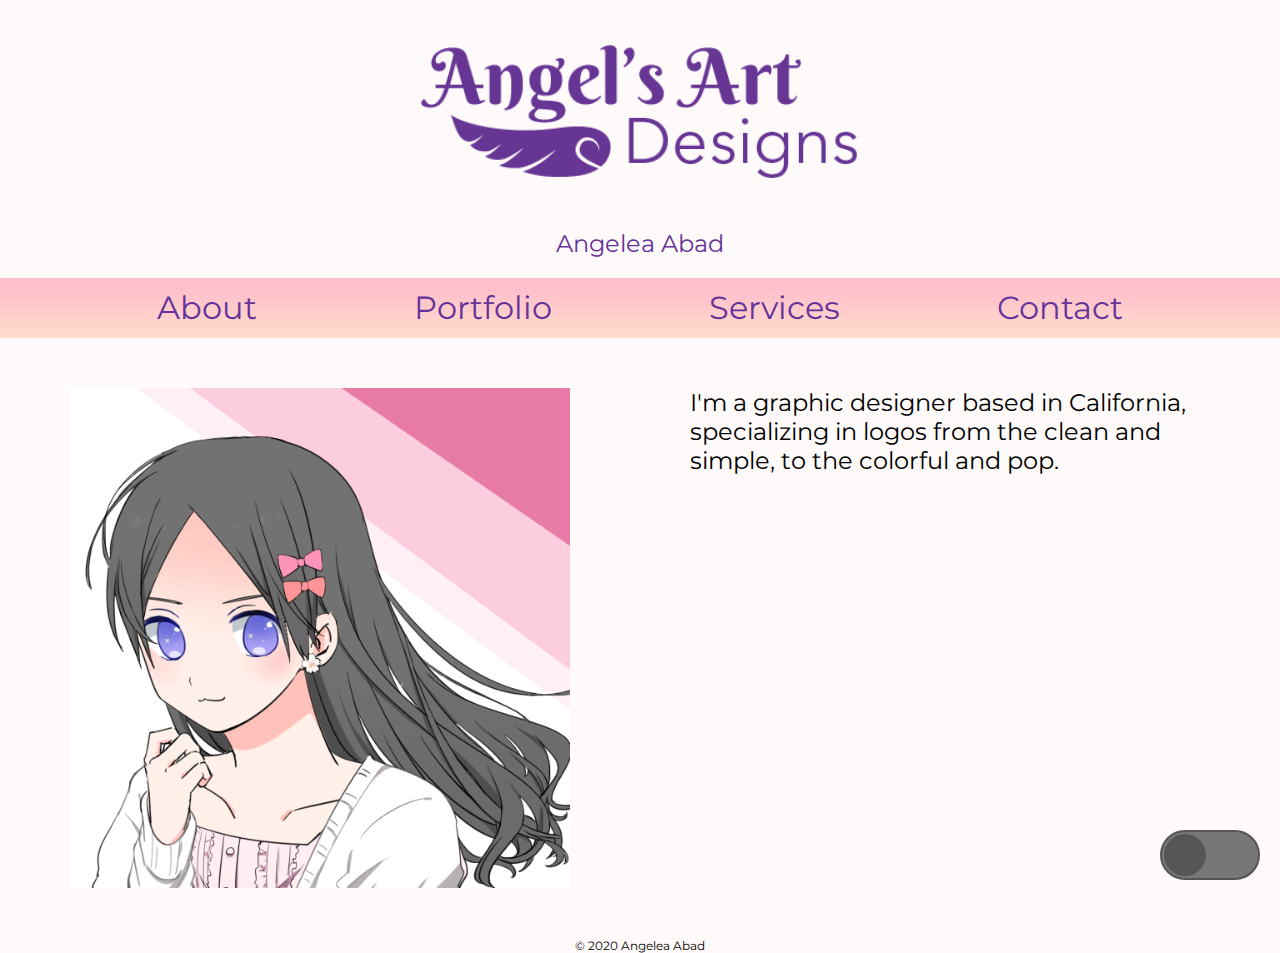
<file: index.html>
<!DOCTYPE html>
<html lang="en">

<head>
    <meta charset="UTF-8">
    <meta name="viewport" content="width=device-width, initial-scale=1.0">
    <title>Angelea Abad</title>
    <link rel="stylesheet" href="mystyle.css">
</head>

<body>
    <header>
        <div>
            <img src="Placeholders/letterfont logo.png" alt="Logo">
        </div>
        <div>
            <p id="name">Angelea Abad</p>
        </div>
    </header>
    <nav>
        <div><a href="about.html">About</a></div>
        <div><a href="portfolio.html">Portfolio</a></div>
        <div><a href="services.html">Services</a></div>
        <div><a href="contact.html">Contact</a></div>
    </nav>
    <article>
        <div><img src="Placeholders/download20191201011549.png" id="photo"></div>
        <div id="about">
            <p>I'm a graphic designer based in California, specializing in logos from the clean and simple, to the colorful and pop.</p>
    </article>
    <div class="toggle">
        <input type="checkbox" id="toggle" />
        <label for="toggle"></label>
    </div>
    <footer>© 2020 Angelea Abad</footer>
    <script src="lightdark.js"></script>
</body>

</html>
</file>
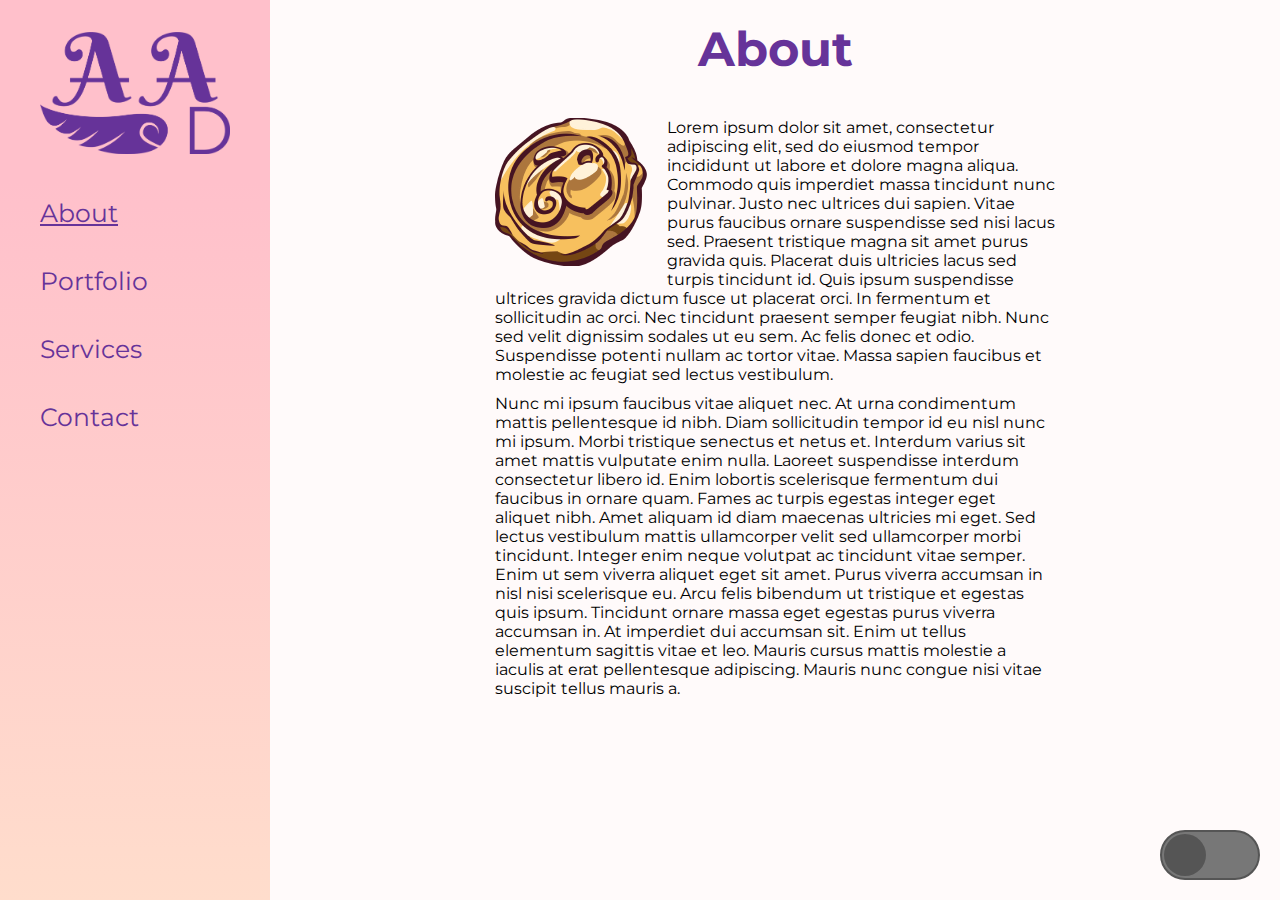
<file: about.html>
<!DOCTYPE html>
<html lang="en">

<head>
    <meta charset="UTF-8">
    <meta name="viewport" content="width=device-width, initial-scale=1.0">
    <title>About - Angelea Abad</title>
    <link rel="stylesheet" href="aboutstyle.css">
</head>

<body>
    <nav>
        <div class="sidenav">
            <a href="index.html"><img src="Placeholders/initials logo.png" alt="logo" id="logo"></a>
            <a href="about.html"><u>About</u></a>
            <a href="portfolio.html">Portfolio</a>
            <a href="services.html">Services</a>
            <a href="contact.html">Contact</a></div>
    </nav>
    <article>
        <h1>About</h1>
        <div class="main">
            <p><img src="Placeholders/img352616_l.png" alt="photo" class="photo"> Lorem ipsum dolor sit amet, consectetur adipiscing elit, sed do eiusmod tempor incididunt ut labore et dolore magna aliqua. Commodo quis imperdiet massa tincidunt nunc pulvinar.
                Justo nec ultrices dui sapien. Vitae purus faucibus ornare suspendisse sed nisi lacus sed. Praesent tristique magna sit amet purus gravida quis. Placerat duis ultricies lacus sed turpis tincidunt id. Quis ipsum suspendisse ultrices gravida
                dictum fusce ut placerat orci. In fermentum et sollicitudin ac orci. Nec tincidunt praesent semper feugiat nibh. Nunc sed velit dignissim sodales ut eu sem. Ac felis donec et odio. Suspendisse potenti nullam ac tortor vitae. Massa sapien
                faucibus et molestie ac feugiat sed lectus vestibulum.</p>

            <p>Nunc mi ipsum faucibus vitae aliquet nec. At urna condimentum mattis pellentesque id nibh. Diam sollicitudin tempor id eu nisl nunc mi ipsum. Morbi tristique senectus et netus et. Interdum varius sit amet mattis vulputate enim nulla. Laoreet
                suspendisse interdum consectetur libero id. Enim lobortis scelerisque fermentum dui faucibus in ornare quam. Fames ac turpis egestas integer eget aliquet nibh. Amet aliquam id diam maecenas ultricies mi eget. Sed lectus vestibulum mattis
                ullamcorper velit sed ullamcorper morbi tincidunt. Integer enim neque volutpat ac tincidunt vitae semper. Enim ut sem viverra aliquet eget sit amet. Purus viverra accumsan in nisl nisi scelerisque eu. Arcu felis bibendum ut tristique et
                egestas quis ipsum. Tincidunt ornare massa eget egestas purus viverra accumsan in. At imperdiet dui accumsan sit. Enim ut tellus elementum sagittis vitae et leo. Mauris cursus mattis molestie a iaculis at erat pellentesque adipiscing.
                Mauris nunc congue nisi vitae suscipit tellus mauris a.</p>
        </div>
    </article>
    <div class="toggle">
        <input type="checkbox" id="toggle" />
        <label for="toggle"></label>
    </div>
    <script src="lightdark.js"></script>
</body>

</html>
</file>
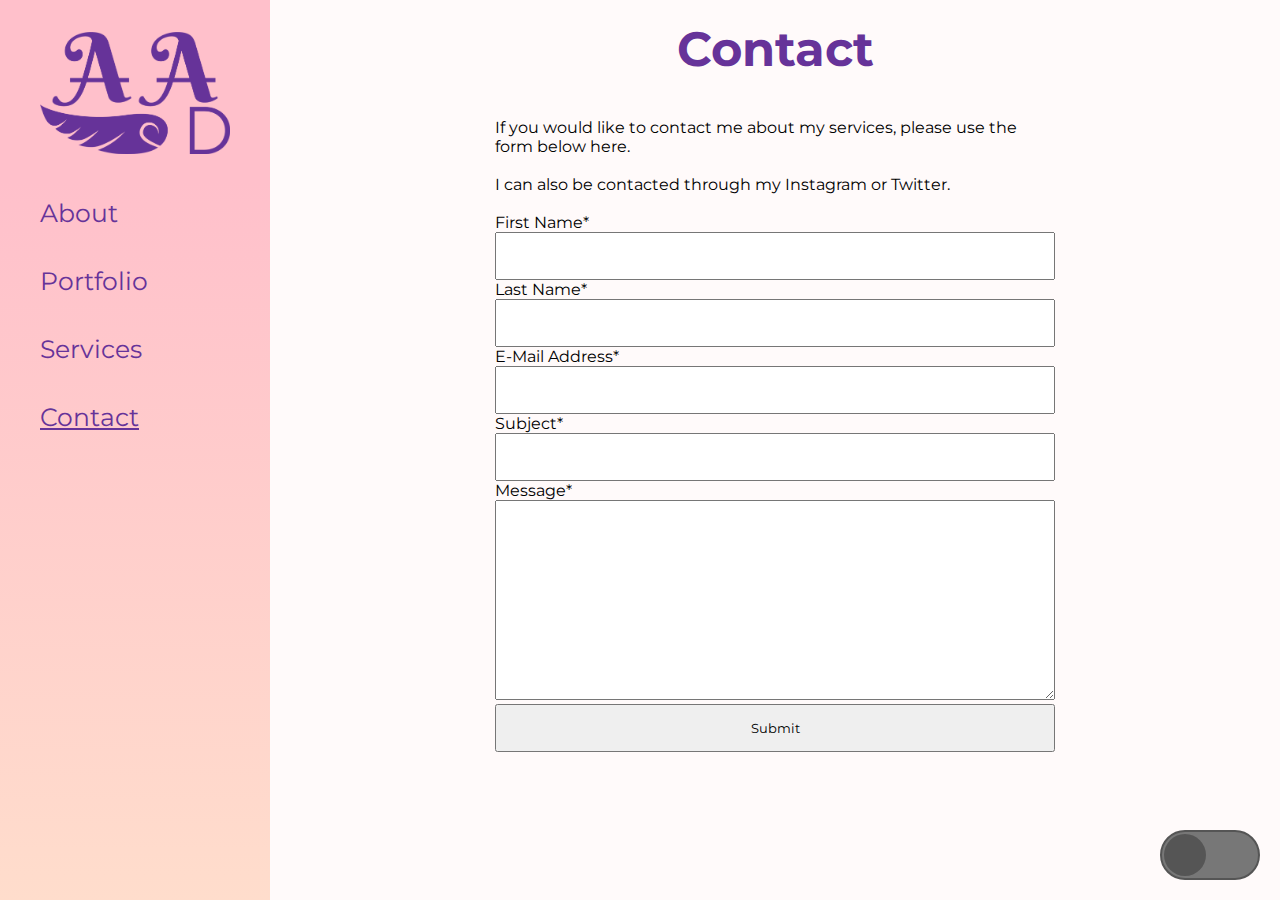
<file: contact.html>
<!DOCTYPE html>
<html lang="en">

<head>
    <meta charset="UTF-8">
    <meta name="viewport" content="width=device-width, initial-scale=1.0">
    <title>Contact - Angelea Abad</title>
    <link rel="stylesheet" href="contactstyle.css">
</head>

<body>
    <nav>
        <div class="sidenav">
            <a href="index.html"><img src="Placeholders/initials logo.png" alt="logo" id="logo"></a>
            <a href="about.html">About</a>
            <a href="portfolio.html">Portfolio</a>
            <a href="services.html">Services</a>
            <a href="contact.html"><u>Contact</u></a></div>
    </nav>
    <article>
        <h1>Contact</h1>
        <div class="main">
            <p>If you would like to contact me about my services, please use the form below here.</p><br>
            <p>I can also be contacted through my Instagram or Twitter.</p>
            <br>
            <form>
                <label for="fname">First Name*</label>
                <input type="text" id="fname" name="fname" required>
                <label for="lname">Last Name*</label>
                <input type="text" id="lname" name="lname" required>
                <label for="email">E-Mail Address*</label>
                <input type="text" name="email" id="email" required>
                <label for="subject">Subject*</label>
                <input type="text" name="subject" id="subject" required>
                <label for="message">Message*</label><br>
                <textarea class="message" id="message" required></textarea>
                <input type="submit" value="Submit">
            </form>
        </div>
        <div class="toggle">
            <input type="checkbox" id="toggle" />
            <label for="toggle"></label>
        </div>
    </article>
    <script src="lightdark.js"></script>
</body>

</html>
</file>
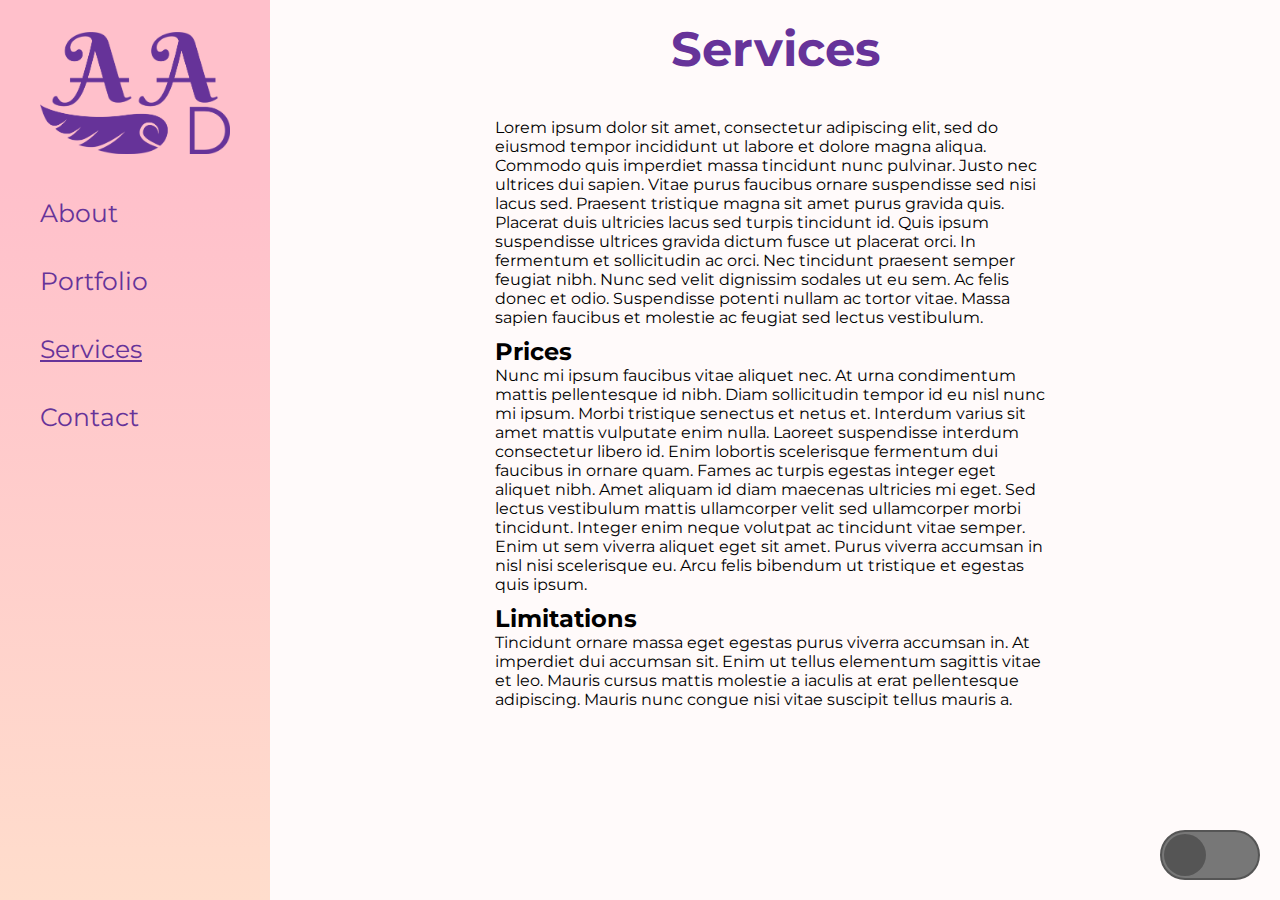
<file: services.html>
<!DOCTYPE html>
<html lang="en">

<head>
    <meta charset="UTF-8">
    <meta name="viewport" content="width=device-width, initial-scale=1.0">
    <title>Services - Angelea Abad</title>
    <link rel="stylesheet" href="servicesstyle.css">
</head>

<body>
    <nav>
        <div class="sidenav">
            <a href="index.html"><img src="Placeholders/initials logo.png" alt="logo" id="logo"></a>
            <a href="about.html">About</a>
            <a href="portfolio.html">Portfolio</a>
            <a href="services.html"><u>Services</u></a>
            <a href="contact.html">Contact</a></div>
    </nav>
    <article>
        <h1>Services</h1>
        <div class="main">
            <p>Lorem ipsum dolor sit amet, consectetur adipiscing elit, sed do eiusmod tempor incididunt ut labore et dolore magna aliqua. Commodo quis imperdiet massa tincidunt nunc pulvinar. Justo nec ultrices dui sapien. Vitae purus faucibus ornare suspendisse
                sed nisi lacus sed. Praesent tristique magna sit amet purus gravida quis. Placerat duis ultricies lacus sed turpis tincidunt id. Quis ipsum suspendisse ultrices gravida dictum fusce ut placerat orci. In fermentum et sollicitudin ac orci.
                Nec tincidunt praesent semper feugiat nibh. Nunc sed velit dignissim sodales ut eu sem. Ac felis donec et odio. Suspendisse potenti nullam ac tortor vitae. Massa sapien faucibus et molestie ac feugiat sed lectus vestibulum.</p>
            <h2>Prices</h2>
            <p>Nunc mi ipsum faucibus vitae aliquet nec. At urna condimentum mattis pellentesque id nibh. Diam sollicitudin tempor id eu nisl nunc mi ipsum. Morbi tristique senectus et netus et. Interdum varius sit amet mattis vulputate enim nulla. Laoreet
                suspendisse interdum consectetur libero id. Enim lobortis scelerisque fermentum dui faucibus in ornare quam. Fames ac turpis egestas integer eget aliquet nibh. Amet aliquam id diam maecenas ultricies mi eget. Sed lectus vestibulum mattis
                ullamcorper velit sed ullamcorper morbi tincidunt. Integer enim neque volutpat ac tincidunt vitae semper. Enim ut sem viverra aliquet eget sit amet. Purus viverra accumsan in nisl nisi scelerisque eu. Arcu felis bibendum ut tristique et
                egestas quis ipsum.</p>
            <h2>Limitations</h2>
            <p>Tincidunt ornare massa eget egestas purus viverra accumsan in. At imperdiet dui accumsan sit. Enim ut tellus elementum sagittis vitae et leo. Mauris cursus mattis molestie a iaculis at erat pellentesque adipiscing. Mauris nunc congue nisi
                vitae suscipit tellus mauris a.</p>
        </div>
    </article>
    <div class="toggle">
        <input type="checkbox" id="toggle" />
        <label for="toggle"></label>
    </div>
    <script src="lightdark.js"></script>
</body>

</html>
</file>
<file: mystyle.css>
@import url('https://fonts.googleapis.com/css2?family=Montserrat:ital,wght@0,300;0,400;0,500;0,700;1,300;1,400;1,500;1,700&display=swap');
* {
    margin: 0;
    padding: 0;
    box-sizing: border-box;
    font-family: 'Montserrat', sans-serif;
}

body {
    background-color: snow;
}

header {
    height: auto;
}

header div {
    color: rebeccapurple;
    display: flex;
    justify-content: center;
}

header img {
    padding: 30px;
    width: 500px;
}

header p {
    font-size: 24px;
    padding: 20px;
}

nav {
    display: flex;
    flex-direction: row;
    background: linear-gradient(to bottom, pink 20%, #ffddcc 100%);
    justify-content: space-evenly;
}

nav div {
    text-align: center;
    height: 60px;
    padding-top: 10px;
}

nav div a {
    text-decoration: none;
    color: rebeccapurple;
    font-size: 2em;
}

nav div a:hover {
    color: green
}

article {
    display: flex;
    flex-direction: row;
    justify-content: center;
}

article div {
    width: 600px;
    margin: 50px;
    font-size: 24px;
}

#photo {
    display: block;
    margin-left: auto;
    margin-right: auto;
    width: 500px;
}

.toggle input[type='checkbox'] {
    display: none;
}

.toggle label {
    right: 20px;
    bottom: 20px;
    background-color: #777;
    border: 2px solid #555;
    border-radius: 50px;
    cursor: pointer;
    display: inline-block;
    position: absolute;
    transition: all ease-in-out 0.3s;
    width: 100px;
    height: 50px;
}

.toggle label::after {
    background-color: #555;
    border-radius: 50%;
    content: ' ';
    cursor: pointer;
    display: inline-block;
    position: absolute;
    left: 2px;
    top: 2px;
    transition: all ease-in-out 0.3s;
    width: 42px;
    height: 42px;
}

.toggle input[type='checkbox']:checked~label {
    background-color: #00a0fc;
    border-color: #006dc9;
}

.toggle input[type='checkbox']:checked~label::after {
    background-color: #0054b0;
    transform: translateX(50px);
}


/*Dark Theme Components*/

body.dark-theme {
    background-color: #222222;
}

body.dark-theme p,
body.dark-theme footer {
    color: #ddd;
}

footer {
    display: fixed;
    text-align: center;
    font-size: 12px;
}

@media screen and (max-width: 800px) {
    nav div {
        padding-top: 15px;
    }
    nav div a {
        font-size: 1.5em;
    }
    article {
        display: block;
        flex-direction: column;
        align-content: center;
    }
    article div {
        width: auto;
        margin-left: 20px;
        margin-right: 20px;
    }
    #photo {
        display: block;
        margin-left: auto;
        margin-right: auto;
        width: 480px;
    }
}
</file>
<file: aboutstyle.css>
@import url('https://fonts.googleapis.com/css2?family=Montserrat:ital,wght@0,300;0,400;0,500;0,700;1,300;1,400;1,500;1,700&display=swap');
* {
    margin: 0;
    padding: 0;
    box-sizing: border-box;
    font-family: 'Montserrat', sans-serif;
}

body {
    background-color: snow;
}

#logo {
    width: 190px;
}

body {
    display: flex;
    flex-direction: column;
    justify-content: space-between;
    height: 100%;
}

.sidenav {
    width: 270px;
    height: 100%;
    position: fixed;
    z-index: 1;
    top: 0;
    left: 0;
    overflow-x: hidden;
    background: linear-gradient(to bottom, pink 20%, #ffddcc 100%);
    background-repeat: no-repeat;
    background-position: bottom;
}

.sidenav a {
    padding: 32px 8px 6px 40px;
    text-decoration: none;
    font-size: 25px;
    color: rebeccapurple;
    display: block;
}

.sidenav a:hover {
    color: green;
}

article {
    margin-left: 270px;
}

.main {
    padding: 20px;
    width: 600px;
    margin: auto;
}

h1 {
    font-size: 48px;
    text-align: center;
    padding: 20px;
    color: rebeccapurple;
}

p {
    margin-bottom: 10px;
}

.photo {
    float: left;
    margin-right: 20px;
    margin-bottom: 20px;
}

.toggle input[type='checkbox'] {
    display: none;
}

.toggle label {
    right: 20px;
    bottom: 20px;
    background-color: #777;
    border: 2px solid #555;
    border-radius: 50px;
    cursor: pointer;
    display: inline-block;
    position: absolute;
    transition: all ease-in-out 0.3s;
    width: 100px;
    height: 50px;
}

.toggle label::after {
    background-color: #555;
    border-radius: 50%;
    content: ' ';
    cursor: pointer;
    display: inline-block;
    position: absolute;
    left: 2px;
    top: 2px;
    transition: all ease-in-out 0.3s;
    width: 42px;
    height: 42px;
}

.toggle input[type='checkbox']:checked~label {
    background-color: #00a0fc;
    border-color: #006dc9;
}

.toggle input[type='checkbox']:checked~label::after {
    background-color: #0054b0;
    transform: translateX(50px);
}


/*Dark Theme Components*/

body.dark-theme {
    background-color: #222222;
}

body.dark-theme p,
body.dark-theme footer {
    color: #ddd;
}

@media screen and (max-width: 800px) {
    #logo {
        width: 120px;
    }
    article {
        margin-left: 200px;
    }
    .sidenav {
        width: 200px;
        padding-top: 15px;
    }
    .sidenav a {
        font-size: 18px;
    }
    .main {
        width: 100%
    }
}
</file>
<file: contactstyle.css>
@import url('https://fonts.googleapis.com/css2?family=Montserrat:ital,wght@0,300;0,400;0,500;0,700;1,300;1,400;1,500;1,700&display=swap');
* {
    margin: 0;
    padding: 0;
    box-sizing: border-box;
    font-family: 'Montserrat', sans-serif;
}

body {
    background-color: snow;
}

#logo {
    width: 190px;
}

body {
    display: flex;
    flex-direction: column;
    justify-content: space-between;
    height: 100%;
}

.sidenav {
    width: 270px;
    height: 100%;
    position: fixed;
    z-index: 1;
    top: 0;
    left: 0;
    overflow-x: hidden;
    background: linear-gradient(to bottom, pink 20%, #ffddcc 100%);
    background-repeat: no-repeat;
    background-position: bottom;
}

.sidenav a {
    padding: 32px 8px 6px 40px;
    text-decoration: none;
    font-size: 25px;
    color: rebeccapurple;
    display: block;
}

.sidenav a:hover {
    color: green;
}

article {
    margin-left: 270px;
}

.main {
    padding: 20px;
    width: 600px;
    margin: auto;
}

h1 {
    font-size: 48px;
    text-align: center;
    padding: 20px;
    color: rebeccapurple;
}

input {
    width: 100%;
    padding: 14px 20px;
}

.message {
    max-width: 100%;
    min-width: 100%;
    min-height: 200px;
}

.toggle input[type='checkbox'] {
    display: none;
}

.toggle label {
    right: 20px;
    bottom: 20px;
    background-color: #777;
    border: 2px solid #555;
    border-radius: 50px;
    cursor: pointer;
    display: inline-block;
    position: absolute;
    transition: all ease-in-out 0.3s;
    width: 100px;
    height: 50px;
}

.toggle label::after {
    background-color: #555;
    border-radius: 50%;
    content: ' ';
    cursor: pointer;
    display: inline-block;
    position: absolute;
    left: 2px;
    top: 2px;
    transition: all ease-in-out 0.3s;
    width: 42px;
    height: 42px;
}

.toggle input[type='checkbox']:checked~label {
    background-color: #00a0fc;
    border-color: #006dc9;
}

.toggle input[type='checkbox']:checked~label::after {
    background-color: #0054b0;
    transform: translateX(50px);
}


/*Dark Theme Components*/

body.dark-theme {
    background-color: #222222;
}

body.dark-theme p,
body.dark-theme label {
    color: #ddd;
}

@media screen and (max-width: 800px) {
    #logo {
        width: 120px;
    }
    article {
        margin-left: 200px;
    }
    .sidenav {
        width: 200px;
        padding-top: 15px;
    }
    .sidenav a {
        font-size: 18px;
    }
    .main {
        width: 100%
    }
}
</file>
<file: servicesstyle.css>
@import url('https://fonts.googleapis.com/css2?family=Montserrat:ital,wght@0,300;0,400;0,500;0,700;1,300;1,400;1,500;1,700&display=swap');
* {
    margin: 0;
    padding: 0;
    box-sizing: border-box;
    font-family: 'Montserrat', sans-serif;
}

body {
    background-color: snow;
}

#logo {
    width: 190px;
}

body {
    display: flex;
    flex-direction: column;
    justify-content: space-between;
    height: 100%;
}

.sidenav {
    width: 270px;
    height: 100%;
    position: fixed;
    z-index: 1;
    top: 0;
    left: 0;
    overflow-x: hidden;
    background: linear-gradient(to bottom, pink 20%, #ffddcc 100%);
    background-repeat: no-repeat;
    background-position: bottom;
}

.sidenav a {
    padding: 32px 8px 6px 40px;
    text-decoration: none;
    font-size: 25px;
    color: rebeccapurple;
    display: block;
}

.sidenav a:hover {
    color: green;
}

article {
    margin-left: 270px;
}

.main {
    padding: 20px;
    width: 600px;
    margin: auto;
}

h1 {
    font-size: 48px;
    text-align: center;
    padding: 20px;
    color: rebeccapurple;
}

p {
    margin-bottom: 10px;
}

.photo {
    float: left;
    margin-right: 20px;
    margin-bottom: 20px;
}

.toggle input[type='checkbox'] {
    display: none;
}

.toggle label {
    right: 20px;
    bottom: 20px;
    background-color: #777;
    border: 2px solid #555;
    border-radius: 50px;
    cursor: pointer;
    display: inline-block;
    position: absolute;
    transition: all ease-in-out 0.3s;
    width: 100px;
    height: 50px;
}

.toggle label::after {
    background-color: #555;
    border-radius: 50%;
    content: ' ';
    cursor: pointer;
    display: inline-block;
    position: absolute;
    left: 2px;
    top: 2px;
    transition: all ease-in-out 0.3s;
    width: 42px;
    height: 42px;
}

.toggle input[type='checkbox']:checked~label {
    background-color: #00a0fc;
    border-color: #006dc9;
}

.toggle input[type='checkbox']:checked~label::after {
    background-color: #0054b0;
    transform: translateX(50px);
}


/*Dark Theme Components*/

body.dark-theme {
    background-color: #222222;
}

body.dark-theme p,
body.dark-theme h2 {
    color: #dddddd;
}

@media screen and (max-width: 800px) {
    #logo {
        width: 120px;
    }
    article {
        margin-left: 200px;
    }
    .sidenav {
        width: 200px;
        padding-top: 15px;
    }
    .sidenav a {
        font-size: 18px;
    }
    .main {
        width: 100%
    }
}
</file>
